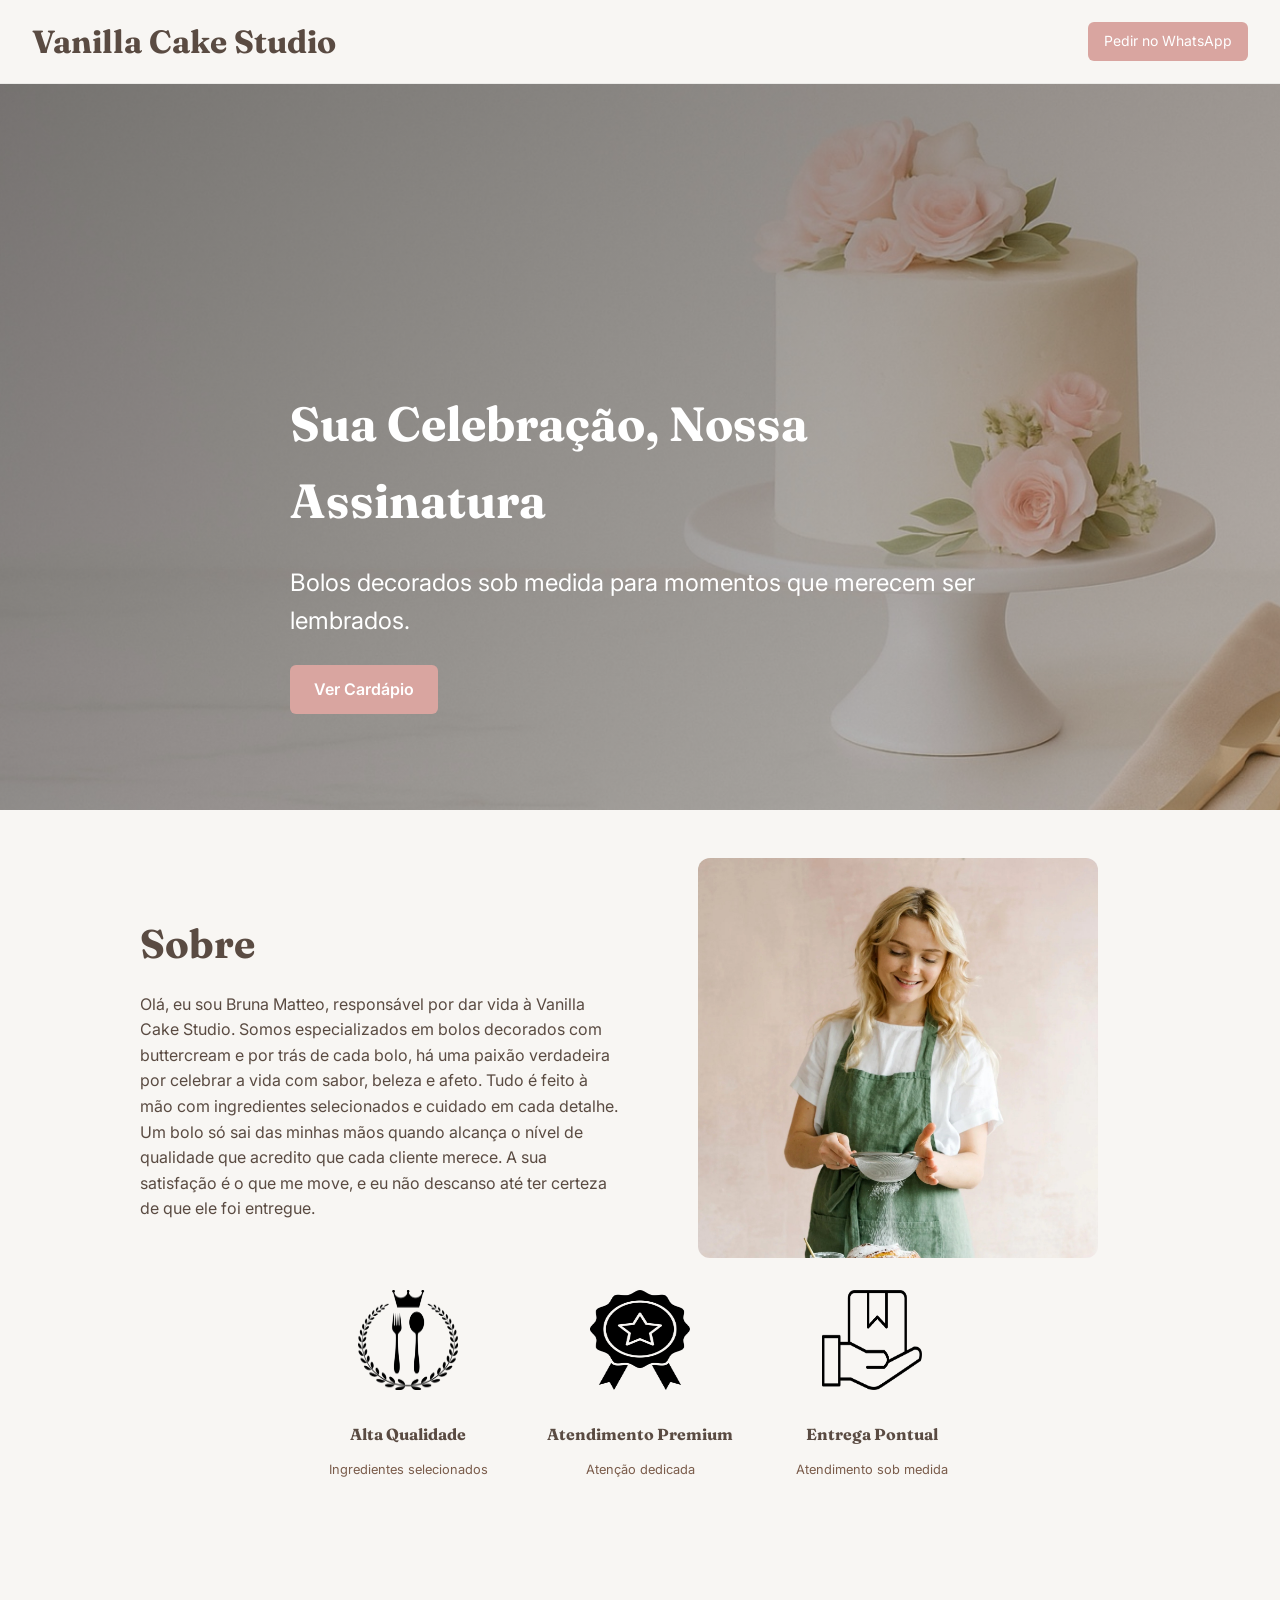
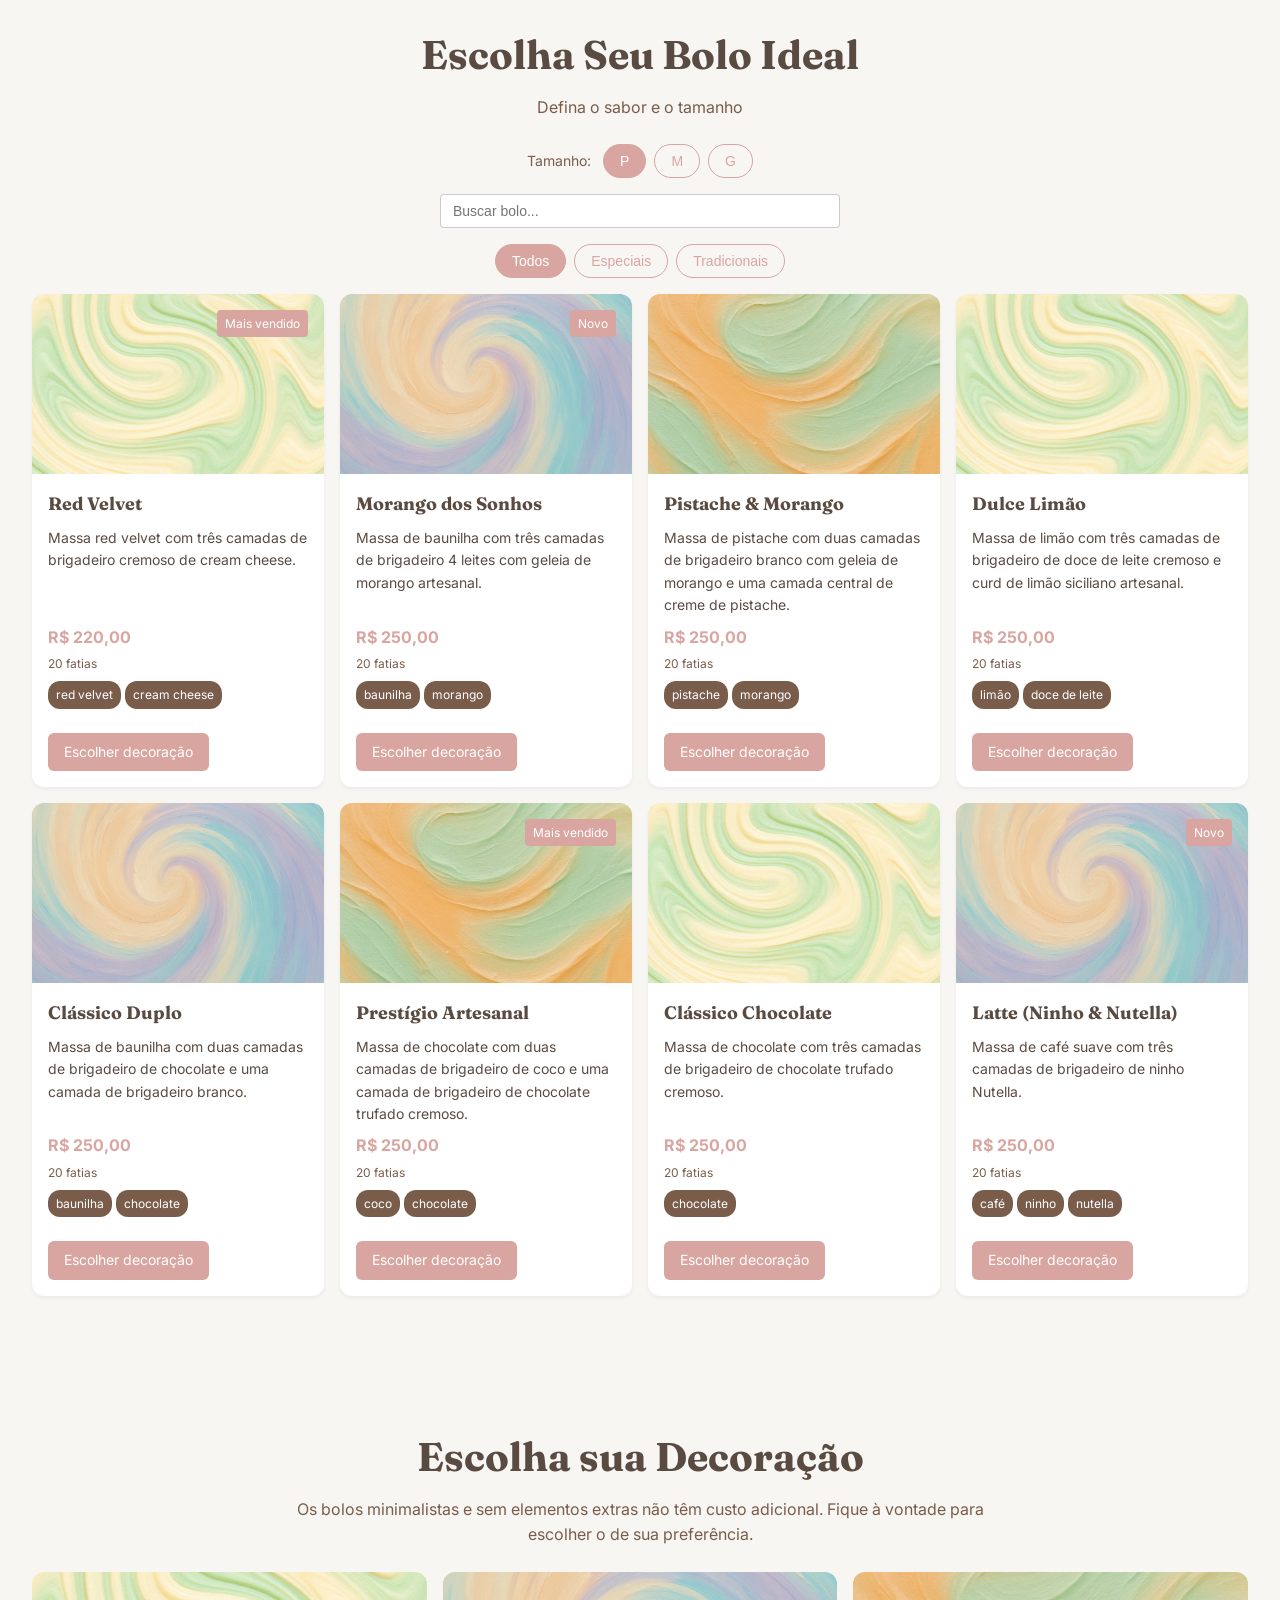
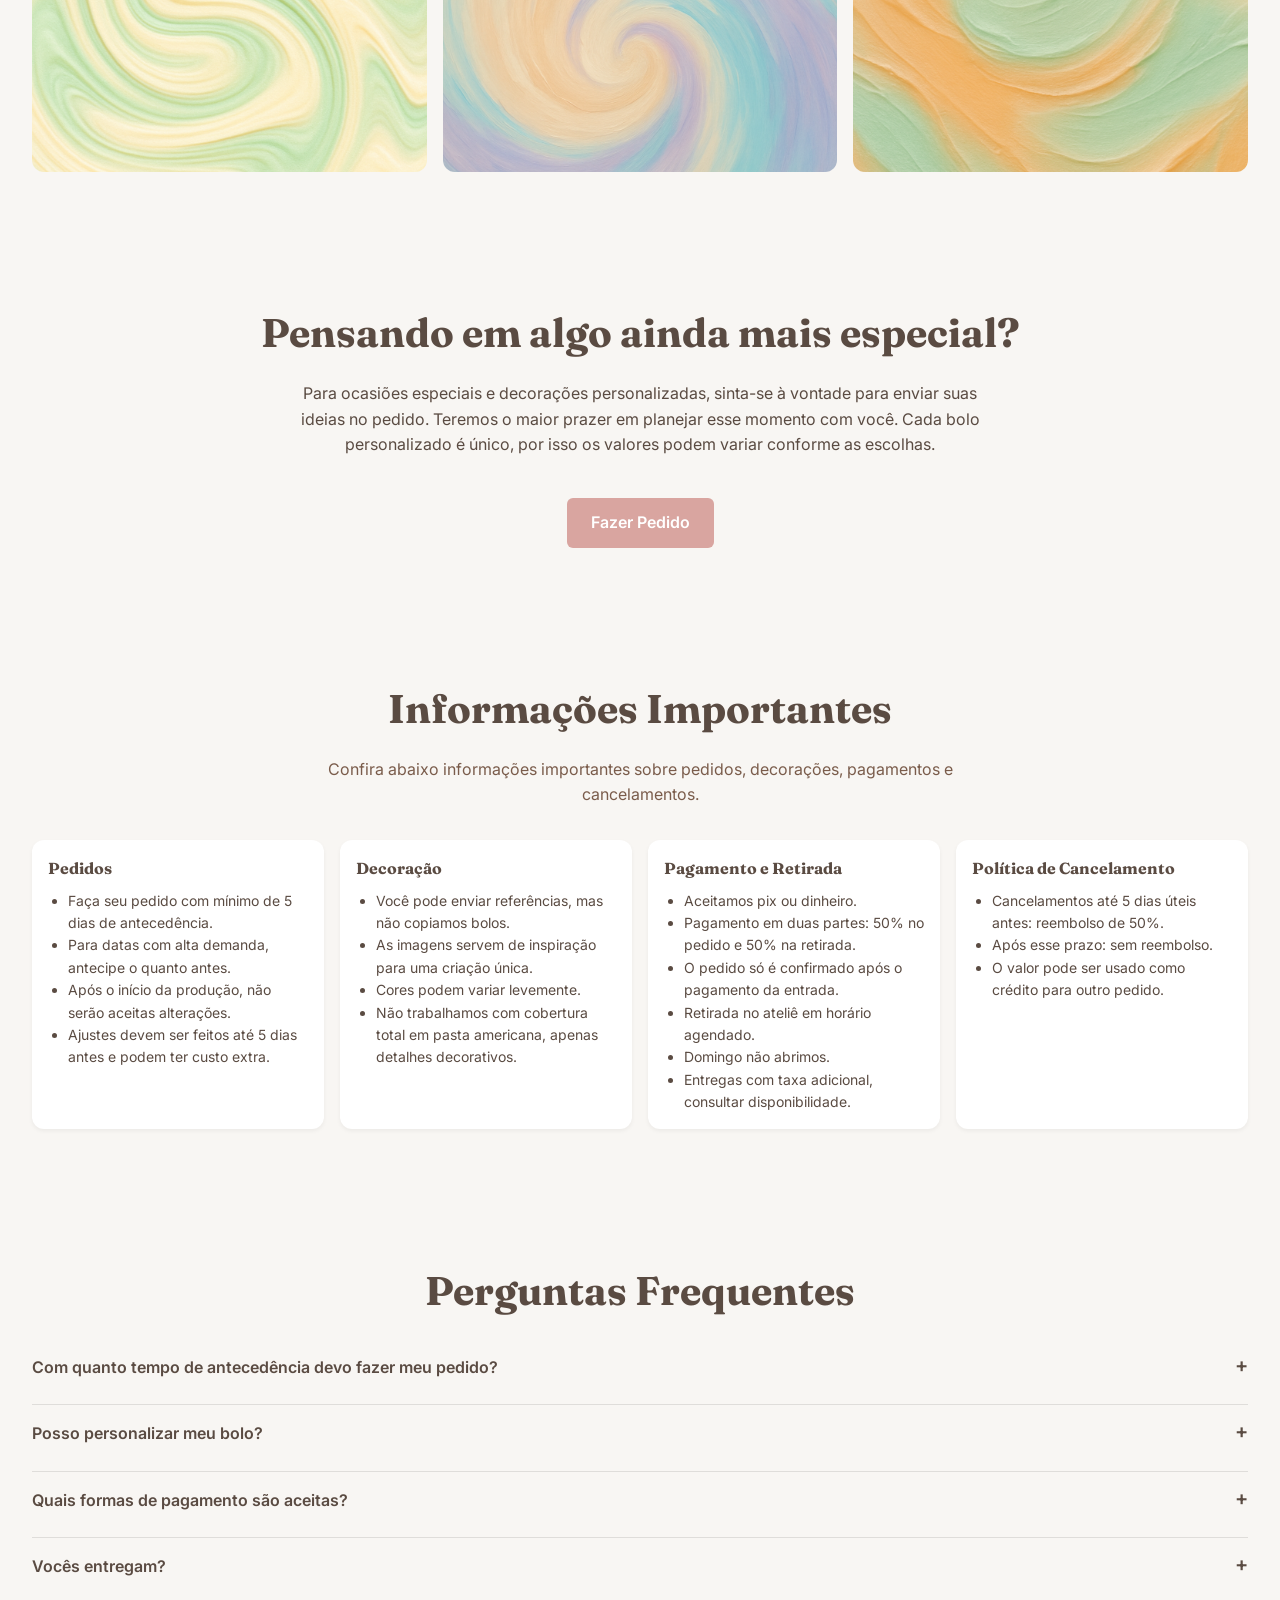
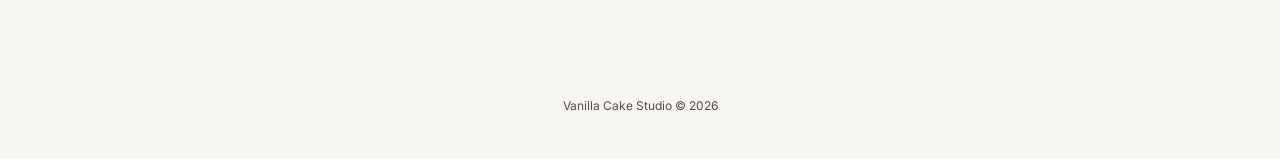
<file: index.html>
<!DOCTYPE html>
<html lang="pt-BR">
<head>
<meta charset="UTF-8">
<meta name="viewport" content="width=device-width, initial-scale=1.0">
<title>Cardápio Bolo à Vista</title>
<meta name="description" content="Cardápio de bolos decorados, feitos sob medida e personalizados.">
<meta http-equiv="Cache-Control" content="no-cache, no-store, must-revalidate">
<meta http-equiv="Pragma" content="no-cache">
<meta http-equiv="Expires" content="0">
<link href="https://fonts.googleapis.com/css2?family=Fraunces:ital,opsz,wght@0,9..144,600;0,9..144,700;1,9..144,600;1,9..144,700&family=Inter:wght@400;500;600;700&display=swap" rel="stylesheet">
<link rel="stylesheet" href="assets/css/styles.css">
<style id="cms-theme-overrides">
:root{
  --primary:#58410d;
  --secondary:#7a5c4b;
  --bg:#f8f6f3;
  --card:#ffffff;
  --text:#5a4b42;
  --button:#d99a9a;
}

.header-cta,
.hero-cta,
.product-cta,
.custom-cta,
a.cta,
a.button,
button.cta,
a[class*="cta"],
button[class*="cta"],
.btn,
.button,
.size-button.active,
.category-button.active {
  background: var(--button) !important;
  border-color: var(--button) !important;
  color: #fff !important;
}

.size-button,
.category-button {
  border-color: var(--button) !important;
}

.header-cta:hover,
.hero-cta:hover,
.product-cta:hover,
.custom-cta:hover,
a.cta:hover,
a.button:hover,
button.cta:hover,
.btn:hover,
.button:hover {
  filter: brightness(0.95);
}
</style>
</head>
<body>
<header id="header">
  <nav class="nav-bar">
    <div class="brand-text" id="brandText">Bolo à Vista</div>
    <a class="header-cta" id="headerCta" href="#" aria-label="Fazer pedido no WhatsApp">WhatsApp</a>
  </nav>
</header>

<main id="main"></main>

<footer id="footer">
  <div class="footer-inner">
    <p id="footerText"></p>
  </div>
</footer>

<script src="assets/js/data.js"></script>
<script>window.__BUILD_ID__ = Date.now();</script>
<script src="assets/js/app.js"></script>
</body>
</html>
</file>
<file: assets/css/styles.css>
/*
 * Estilos base e componentes para o cardápio de bolos. O tema é definível via
 * variáveis CSS, permitindo troca de cores sem tocar em código. O layout é
 * mobile-first e responsivo.
 */

:root {
  /* Default color palette inspired by elegant cake boutiques. The palette is easily
   * overridden via the CMS but provides a sophisticated starting point. */
  --primary: #d9a5a0;      /* blush / rosa queimado */
  --secondary: #7a5c4b;    /* marrom sofisticado */
  --bg: #fffdfc;          /* off‑white background */
  --card: #ffffff;         /* card backgrounds */
  --text: #5a4b42;         /* primary text color (soft brown) */
  --font-title: 'Fraunces', serif;
  --font-body: 'Inter', sans-serif;
}

body {
  margin: 0;
  font-family: var(--font-body);
  background: var(--bg);
  color: var(--text);
  line-height: 1.6;
  -webkit-font-smoothing: antialiased;
  -moz-osx-font-smoothing: grayscale;
}

a {
  color: inherit;
  text-decoration: none;
}

/* Header */
.nav-bar {
  display: flex;
  justify-content: space-between;
  align-items: center;
  padding: 1rem clamp(1rem, 5vw, 2rem);
  position: sticky;
  top: 0;
  z-index: 1000;
  background: var(--bg);
  backdrop-filter: blur(5px);
  border-bottom: 1px solid rgba(0,0,0,0.05);
}

.brand-text {
  font-family: var(--font-title);
  font-size: clamp(1.25rem, 5vw, 2rem);
  font-weight: 700;
}

.header-cta {
  padding: 0.5rem 1rem;
  font-size: clamp(0.75rem, 2vw, 0.875rem);
  color: #fff;
  background: var(--primary);
  border-radius: 6px;
  text-decoration: none;
  transition: background .3s;
  display: inline-block;
}

.header-cta:hover,
.header-cta:focus {
  background: var(--secondary);
}

/* Generic section styles */
section {
  padding: clamp(2rem, 5vw, 3rem) clamp(1rem, 4vw, 2rem);
}

/* Hero */
.hero {
  position: relative;
  color: #fff;
  text-align: center;
  min-height: 60vh;
  display: flex;
  justify-content: center;
  align-items: center;
  overflow: hidden;
}

.hero .hero-content {
  position: relative;
  z-index: 1;
  max-width: 700px;
  padding: 0 1rem;
}

.hero img {
  position: absolute;
  top: 0;
  left: 0;
  width: 100%;
  height: 100%;
  object-fit: cover;
  z-index: 0;
}

.hero .overlay {
  position: absolute;
  top: 0;
  left: 0;
  width: 100%;
  height: 100%;
  z-index: 0;
}

.hero-title {
  font-family: var(--font-title);
  font-size: clamp(1.75rem, 6vw, 3rem);
  margin-bottom: 0.5rem;
}

.hero-subtitle {
  font-size: clamp(1rem, 2.5vw, 1.5rem);
  margin-bottom: 1.5rem;
}

.hero-cta {
  display: inline-block;
  padding: 0.75rem 1.5rem;
  background: var(--primary);
  color: #fff;
  border-radius: 6px;
  text-decoration: none;
  font-weight: 600;
  transition: background .3s;
}

.hero-cta:hover,
.hero-cta:focus {
  background: var(--secondary);
}

/* About */
.about {
  background: var(--bg);
  /* Centraliza a seção About dentro da largura máxima definida */
  max-width: 1000px;
  margin-left: auto;
  margin-right: auto;
}

.about-title {
  font-family: var(--font-title);
  font-size: clamp(1.5rem, 5vw, 2.5rem);
  margin-bottom: 1rem;
}

.about-text {
  font-size: clamp(0.9rem, 3vw, 1rem);
  line-height: 1.6;
  margin-bottom: 1rem;
}

.feature-list {
  display: grid;
  /* Aumente a largura mínima para acomodar ícones maiores */
  grid-template-columns: repeat(auto-fit, minmax(200px, 1fr));
  gap: 1rem;
  margin-top: 2rem;
}

.feature-item {
  background: var(--card);
  border-radius: 12px;
  padding: 1rem;
  text-align: center;
  box-shadow: 0 2px 4px rgba(0,0,0,0.05);
}

.feature-icon {
  margin-bottom: 0.5rem;
  font-size: 2rem;
}

/* Ajusta imagens usadas como ícones na seção Sobre */
.feature-icon img {
  /* Aumente o tamanho dos ícones das features para melhor legibilidade */
  /* Amplie ainda mais os ícones para melhor visibilidade */
  width: 180px;
  height: 180px;
  margin: 0 auto 0.5rem auto;
  display: block;
}

/* Sobre - novo layout */
.about-container {
  display: grid;
  gap: 1.5rem;
  align-items: center;
  justify-content: center;
  /* Em mobile, mantém layout empilhado. Em telas maiores, usa colunas iguais para imagem e conteúdo. */
  grid-template-columns: 1fr;
}

.about-content {
  max-width: 600px;
}

.about-image {
  width: 100%;
  max-width: 350px;
  border-radius: 12px;
  object-fit: cover;
}

@media (min-width: 768px) {
  .about-container {
    /* Divide a área igualmente entre texto e imagem para melhor equilíbrio */
    grid-template-columns: 1fr 1fr;
    gap: 2rem;
    /* Alinha o topo para que a imagem comece na mesma altura do texto */
    align-items: flex-start;
  }
  .about-content {
    text-align: left;
    padding-right: 1rem;
  }
  .about-image {
    width: 100%;
    max-width: 400px;
  }
}

/* === Novo layout para Sobre === */
/* Grid principal (texto + imagem) */
.about-grid {
  display: grid;
  gap: 1.5rem;
  align-items: center;
}
@media (min-width: 768px) {
  .about-grid {
    grid-template-columns: 1fr 1fr;
    gap: 2rem;
    align-items: center;
  }
}

/* Wrapper do texto */
.about-text-wrapper {
  text-align: left;
}

/* Ajuste da imagem na seção sobre */
.about-image {
  width: 100%;
  max-width: 400px;
  border-radius: 12px;
  object-fit: cover;
  margin: 0 auto;
}

/* Linha de ícones/recursos */
.features-row {
  display: flex;
  flex-wrap: wrap;
  /* Centraliza os ícones na linha e adiciona espaçamento uniforme */
  justify-content: center;
  gap: 2rem;
  margin-top: 2rem;
}

.features-row .feature-item {
  /* Garante que cada item tenha largura consistente e centralizada */
  flex: 0 0 200px;
  text-align: center;
  /* Remove qualquer aparência de cartão herdada */
  background: none;
  border-radius: 0;
  box-shadow: none;
  padding: 0;
}

.features-row .feature-item img {
  /* Aumenta o tamanho dos ícones sem aumentar os cartões */
  /* Ícones ajustados para elegância: grandes, mas sem exagero */
  width: 100px;
  height: 100px;
  margin: 0 auto 0.5rem auto;
}

.features-row .feature-item h3 {
  font-family: var(--font-title);
  font-size: 1rem;
  margin-bottom: 0.25rem;
}

.features-row .feature-item p {
  font-size: 0.8rem;
  color: var(--secondary);
}

/* Decorations section */
.decorations {
  background: var(--bg);
  text-align: center;
}

.decorations-title {
  font-family: var(--font-title);
  font-size: clamp(1.5rem, 5vw, 2.5rem);
  margin-bottom: 0.5rem;
}

.decorations-subtitle {
  font-size: clamp(0.9rem, 3vw, 1rem);
  max-width: 700px;
  margin: 0 auto 1.5rem auto;
  color: var(--secondary);
}

.decorations-grid {
  display: grid;
  grid-template-columns: repeat(auto-fit, minmax(200px, 1fr));
  gap: 1rem;
}

.decorations-grid img {
  width: 100%;
  height: 200px;
  object-fit: cover;
  border-radius: 12px;
}

/* Policies intro */
.policies-intro {
  font-size: clamp(0.9rem, 3vw, 1rem);
  max-width: 700px;
  margin: 0 auto 2rem auto;
  text-align: center;
  color: var(--secondary);
}

/* Menu */
.menu-section {}

.menu-title {
  font-family: var(--font-title);
  font-size: clamp(1.5rem, 5vw, 2.5rem);
  text-align: center;
  margin-bottom: 1rem;
}

/* Subtítulo da seção do cardápio */
.menu-subtitle {
  font-size: clamp(0.85rem, 2.5vw, 1rem);
  text-align: center;
  margin-top: -0.5rem;
  margin-bottom: 1.5rem;
  color: var(--secondary);
}

.search-container {
  display: flex;
  justify-content: center;
  margin-bottom: 1rem;
}

/* Informação da categoria (descrição + tabela de tamanhos) */
.category-info {
  max-width: 600px;
  margin: 0 auto 1.5rem auto;
  text-align: center;
  display: none; /* escondido até que uma categoria seja selecionada */
}

.category-description {
  font-size: 0.9rem;
  font-weight: 600;
  color: var(--secondary);
  margin-bottom: 0.25rem;
}

.category-sizes {
  display: flex;
  flex-direction: column;
  gap: 0.25rem;
  font-size: 0.85rem;
  align-items: center;
}

/* Resumo compacto de preços P/M/G por categoria */
.price-summary {
  font-size: 0.9rem;
  color: var(--secondary);
  margin-top: 0.25rem;
}

/* O texto dentro da price-summary em strong deve ter maior contraste */
.price-summary strong {
  font-weight: 700;
  color: var(--text);
  font-size: 1rem;
}

.size-line {
  color: var(--text);
}

/* Blocos de categorias e preços quando "Todos" está selecionado */
.category-block {
  margin-bottom: 1rem;
  text-align: center;
}

.category-block strong {
  display: block;
  font-family: var(--font-title);
  font-size: 1rem;
  margin-bottom: 0.25rem;
}

.category-block .block-description {
  font-size: 0.85rem;
  color: var(--secondary);
  margin-bottom: 0.25rem;
}

.category-block .size-line {
  font-size: 0.8rem;
}

.search-input {
  width: 100%;
  max-width: 400px;
  padding: 0.5rem 0.75rem;
  border: 1px solid rgba(0,0,0,0.2);
  border-radius: 4px;
  font-size: 0.875rem;
}

.category-filters {
  display: flex;
  flex-wrap: wrap;
  gap: 0.5rem;
  justify-content: center;
  margin-bottom: 1rem;
}

/* Seletor de tamanhos P/M/G */
.size-selector {
  display: flex;
  flex-wrap: wrap;
  justify-content: center;
  align-items: center;
  gap: 0.5rem;
  margin-bottom: 1rem;
}
.size-label {
  font-size: 0.875rem;
  color: var(--secondary);
  margin-right: 0.25rem;
}
.size-button {
  padding: 0.5rem 1rem;
  border: 1px solid var(--primary);
  border-radius: 20px;
  background: transparent;
  color: var(--primary);
  font-size: 0.875rem;
  cursor: pointer;
  transition: background 0.3s ease, color 0.3s ease;
}
.size-button.active {
  background: var(--primary);
  color: #ffffff;
}
.size-button:hover,
.size-button:focus {
  background: var(--secondary);
  color: #ffffff;
}

.category-button {
  padding: 0.5rem 1rem;
  border: 1px solid var(--primary);
  border-radius: 20px;
  background: transparent;
  color: var(--primary);
  font-size: 0.875rem;
  cursor: pointer;
  transition: background .3s, color .3s;
}

.category-button.active,
.category-button:hover {
  background: var(--primary);
  color: #fff;
}

.product-grid {
  display: grid;
  grid-template-columns: repeat(auto-fit, minmax(260px, 1fr));
  gap: 1rem;
}

.product-card {
  background: var(--card);
  border-radius: 12px;
  box-shadow: 0 2px 4px rgba(0,0,0,0.05);
  overflow: hidden;
  display: flex;
  flex-direction: column;
  position: relative;
  transition: transform .2s;
}

.product-card:hover {
  transform: translateY(-2px);
}

.product-image {
  width: 100%;
  height: 180px;
  background: #f7f5f2;
  display: flex;
  justify-content: center;
  align-items: center;
}

.product-image img {
  width: 100%;
  height: 100%;
  object-fit: cover;
}

.product-info {
  padding: 1rem;
  flex: 1;
  display: flex;
  flex-direction: column;
}

.product-name {
  font-family: var(--font-title);
  font-size: 1.125rem;
  margin: 0 0 0.5rem 0;
}

.product-description {
  font-size: 0.875rem;
  margin: 0 0 0.5rem 0;
  flex: 1;
}

.product-price {
  font-weight: 700;
  margin-bottom: 0.25rem;
  color: var(--primary);
}

.product-serves {
  font-size: 0.75rem;
  margin-bottom: 0.5rem;
  color: var(--secondary);
}

/* Tabela de tamanhos dentro de cada card */
.product-sizes {
  font-size: 0.8rem;
  margin-bottom: 0.5rem;
  color: var(--text);
}

.product-sizes .size-line {
  /* Exibe os tamanhos, fatias e preços em linhas separadas */
  margin-bottom: 0.25rem;
}

.product-tags {
  display: flex;
  flex-wrap: wrap;
  gap: 0.25rem;
  margin-bottom: 0.5rem;
}

.product-tag {
  font-size: 0.75rem;
  padding: 0.25rem 0.5rem;
  background: var(--secondary);
  color: #fff;
  border-radius: 12px;
}

.product-badge {
  position: absolute;
  top: 1rem;
  right: 1rem;
  background: var(--primary);
  color: #fff;
  font-size: 0.75rem;
  padding: 0.25rem 0.5rem;
  border-radius: 4px;
}

.product-cta {
  align-self: flex-start;
  margin-top: 1rem;
  padding: 0.5rem 1rem;
  background: var(--primary);
  color: #fff;
  border-radius: 6px;
  font-size: 0.875rem;
  text-decoration: none;
  transition: background .3s;
}

.product-cta:hover,
.product-cta:focus {
  background: var(--secondary);
}

/* Gallery */
.gallery-title {
  font-family: var(--font-title);
  font-size: clamp(1.5rem, 5vw, 2.5rem);
  text-align: center;
  margin-bottom: 1rem;
}

.gallery-grid {
  display: grid;
  grid-template-columns: repeat(auto-fit, minmax(200px, 1fr));
  gap: 1rem;
}

.gallery-grid img {
  width: 100%;
  height: 200px;
  object-fit: cover;
  border-radius: 12px;
}

/* Custom (sob medida) */
.custom {
  text-align: center;
  background: var(--bg);
}

.custom-title {
  font-family: var(--font-title);
  font-size: clamp(1.5rem, 5vw, 2.5rem);
  margin-bottom: 1rem;
}

.custom-text {
  font-size: clamp(0.9rem, 3vw, 1rem);
  max-width: 700px;
  margin: 0 auto 1.5rem auto;
}

.custom-cta {
  display: inline-block;
  margin-top: 1rem;
  padding: 0.75rem 1.5rem;
  background: var(--primary);
  color: #fff;
  border-radius: 6px;
  text-decoration: none;
  font-weight: 600;
  transition: background .3s;
}

.custom-cta:hover,
.custom-cta:focus {
  background: var(--secondary);
}

/* Policies */
.policies-title {
  font-family: var(--font-title);
  font-size: clamp(1.5rem, 5vw, 2.5rem);
  text-align: center;
  margin-bottom: 1rem;
}

.policies-grid {
  display: grid;
  grid-template-columns: repeat(auto-fit, minmax(250px, 1fr));
  gap: 1rem;
}

.policy-card {
  background: var(--card);
  border-radius: 12px;
  padding: 1rem;
  box-shadow: 0 2px 4px rgba(0,0,0,0.05);
}

.policy-card h4 {
  font-family: var(--font-title);
  margin-top: 0;
  margin-bottom: 0.5rem;
  font-size: 1rem;
}

.policy-card ul {
  padding-left: 1.25rem;
  margin: 0;
  font-size: 0.875rem;
  list-style: disc;
}

/* FAQ */
.faq-title {
  font-family: var(--font-title);
  font-size: clamp(1.5rem, 5vw, 2.5rem);
  text-align: center;
  margin-bottom: 1rem;
}

.faq-item {
  border-bottom: 1px solid rgba(0,0,0,0.1);
  padding: 1rem 0;
}

.faq-item:last-child {
  border-bottom: none;
}

.faq-question {
  font-weight: 600;
  cursor: pointer;
  position: relative;
  padding-right: 2rem;
}

.faq-question::after {
  content: '+';
  position: absolute;
  right: 0;
  top: 0;
  font-size: 1.25rem;
  line-height: 1.25rem;
}

.faq-item.open .faq-question::after {
  content: '–';
}

.faq-answer {
  max-height: 0;
  overflow: hidden;
  transition: max-height 0.4s ease;
  font-size: 0.875rem;
  margin-top: 0.5rem;
}

.faq-item.open .faq-answer {
  max-height: 300px;
}

/* Footer */
footer {
  background: var(--bg);
  padding: 2rem;
  text-align: center;
  font-size: 0.75rem;
  color: var(--text);
}

/* Media Queries */
@media (min-width: 768px) {
  .hero {
    min-height: 70vh;
    text-align: left;
    align-items: flex-end;
  }
  .hero .hero-content {
    margin-bottom: 3rem;
  }
}
</file>
